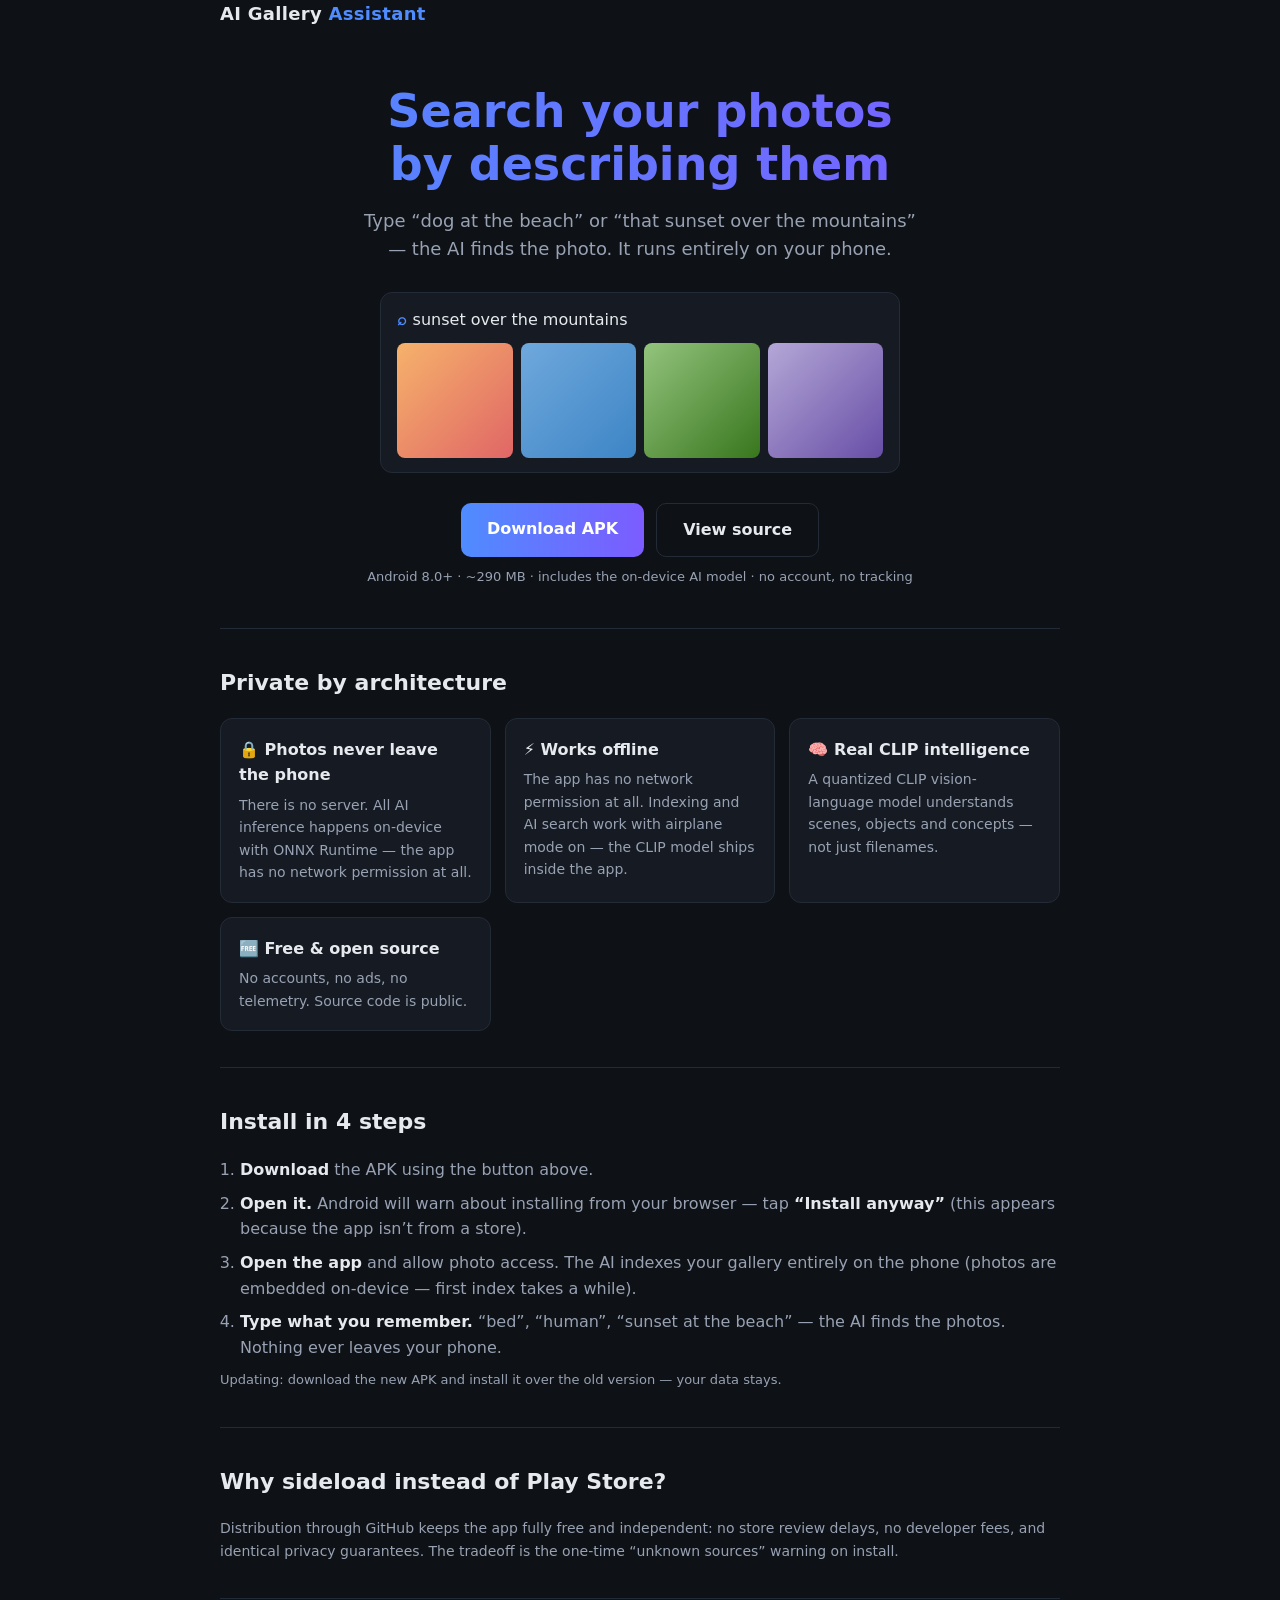
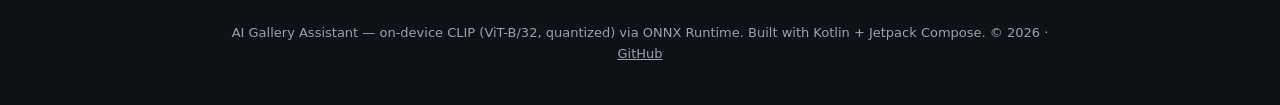
<file: docs/index.html>
<!doctype html>
<html lang="en">
<head>
<meta charset="utf-8">
<meta name="viewport" content="width=device-width, initial-scale=1">
<title>AI Gallery Assistant — search your photos by describing them</title>
<meta name="description" content="A private, on-device AI photo search app for Android. Type what you remember; find the photo. Photos never leave your phone.">
<style>
  :root {
    --bg: #0e1116; --panel: #161b23; --line: #232b36;
    --text: #e6e9ee; --muted: #98a2b3; --accent: #4f8cff; --accent2: #7c5cff;
  }
  * { box-sizing: border-box; margin: 0; padding: 0; }
  body {
    font-family: "Segoe UI", system-ui, -apple-system, Arial, sans-serif;
    background: var(--bg); color: var(--text); line-height: 1.6;
  }
  .wrap { max-width: 880px; margin: 0 auto; padding: 0 20px; }
  header { padding: 28px 0; }
  .logo { font-weight: 700; font-size: 18px; letter-spacing: .3px; }
  .logo span { color: var(--accent); }
  .hero { text-align: center; padding: 56px 0 40px; }
  .hero h1 {
    font-size: clamp(30px, 5vw, 46px); line-height: 1.15; font-weight: 800;
    background: linear-gradient(90deg, var(--accent), var(--accent2));
    -webkit-background-clip: text; background-clip: text; color: transparent;
  }
  .hero p.sub { color: var(--muted); font-size: clamp(15px, 2.2vw, 18px); margin: 16px auto 0; max-width: 560px; }
  .demo {
    margin: 28px auto 0; max-width: 520px; background: var(--panel);
    border: 1px solid var(--line); border-radius: 12px; padding: 14px 16px; text-align: left;
  }
  .demo .q { color: var(--text); }
  .demo .q::before { content: "⌕ "; color: var(--accent); font-weight: 700; }
  .demo .row { display: flex; gap: 8px; margin-top: 10px; }
  .demo .thumb { flex: 1; aspect-ratio: 1; border-radius: 8px; }
  .t1 { background: linear-gradient(135deg, #f6b26b, #e06666); }
  .t2 { background: linear-gradient(135deg, #6fa8dc, #3d85c6); }
  .t3 { background: linear-gradient(135deg, #93c47d, #38761d); }
  .t4 { background: linear-gradient(135deg, #b4a7d6, #674ea7); }
  .cta { margin-top: 30px; display: flex; gap: 12px; justify-content: center; flex-wrap: wrap; }
  .btn {
    display: inline-block; padding: 13px 26px; border-radius: 10px; font-weight: 700;
    text-decoration: none; font-size: 16px;
  }
  .btn-primary {
    background: linear-gradient(90deg, var(--accent), var(--accent2)); color: #fff;
  }
  .btn-ghost { border: 1px solid var(--line); color: var(--text); }
  .btn:hover { filter: brightness(1.1); }
  .small { color: var(--muted); font-size: 13px; margin-top: 10px; }
  section { padding: 36px 0; border-top: 1px solid var(--line); }
  h2 { font-size: 22px; margin-bottom: 18px; }
  .cards { display: grid; grid-template-columns: repeat(auto-fit, minmax(240px, 1fr)); gap: 14px; }
  .card {
    background: var(--panel); border: 1px solid var(--line); border-radius: 12px; padding: 18px;
  }
  .card h3 { font-size: 16px; margin-bottom: 6px; }
  .card p { color: var(--muted); font-size: 14px; }
  ol.steps { margin-left: 20px; color: var(--muted); }
  ol.steps li { margin: 8px 0; }
  ol.steps b { color: var(--text); }
  code {
    background: var(--panel); border: 1px solid var(--line); border-radius: 6px;
    padding: 2px 6px; font-size: 13px;
  }
  footer { border-top: 1px solid var(--line); color: var(--muted); font-size: 13px; padding: 24px 0 40px; text-align: center; }
</style>
</head>
<body>
<header class="wrap">
  <div class="logo">AI Gallery <span>Assistant</span></div>
</header>

<div class="wrap">
  <div class="hero">
    <h1>Search your photos<br>by describing them</h1>
    <p class="sub">Type “dog at the beach” or “that sunset over the mountains” — the AI finds the photo.
       It runs entirely on your phone.</p>

    <div class="demo" aria-hidden="true">
      <div class="q">sunset over the mountains</div>
      <div class="row">
        <div class="thumb t1"></div><div class="thumb t2"></div>
        <div class="thumb t3"></div><div class="thumb t4"></div>
      </div>
    </div>

    <div class="cta">
      <a class="btn btn-primary" href="https://github.com/ishantvidya/ai-gallery-assistant/releases/latest/download/gallery-assist.apk">Download APK</a>
      <a class="btn btn-ghost" href="https://github.com/ishantvidya/ai-gallery-assistant">View source</a>
    </div>
    <p class="small">Android 8.0+ · ~290 MB · includes the on-device AI model · no account, no tracking</p>
  </div>

  <section>
    <h2>Private by architecture</h2>
    <div class="cards">
      <div class="card"><h3>🔒 Photos never leave the phone</h3>
        <p>There is no server. All AI inference happens on-device with ONNX Runtime — the app has no
           network permission at all.</p></div>
      <div class="card"><h3>⚡ Works offline</h3>
        <p>The app has no network permission at all. Indexing and AI search work with
           airplane mode on — the CLIP model ships inside the app.</p></div>
      <div class="card"><h3>🧠 Real CLIP intelligence</h3>
        <p>A quantized CLIP vision-language model understands scenes, objects and concepts —
           not just filenames.</p></div>
      <div class="card"><h3>🆓 Free & open source</h3>
        <p>No accounts, no ads, no telemetry. Source code is public.</p></div>
    </div>
  </section>

  <section>
    <h2>Install in 4 steps</h2>
    <ol class="steps">
      <li><b>Download</b> the APK using the button above.</li>
      <li><b>Open it.</b> Android will warn about installing from your browser — tap
          <b>“Install anyway”</b> (this appears because the app isn’t from a store).</li>
      <li><b>Open the app</b> and allow photo access. The AI indexes your gallery
          entirely on the phone (photos are embedded on-device — first index takes a while).</li>
      <li><b>Type what you remember.</b> “bed”, “human”, “sunset at the beach” — the AI finds
          the photos. Nothing ever leaves your phone.</li>
    </ol>
    <p class="small">Updating: download the new APK and install it over the old version — your data stays.</p>
  </section>

  <section>
    <h2>Why sideload instead of Play Store?</h2>
    <p style="color:var(--muted); font-size:14px;">
      Distribution through GitHub keeps the app fully free and independent: no store review delays,
      no developer fees, and identical privacy guarantees. The tradeoff is the one-time
      “unknown sources” warning on install.
    </p>
  </section>

  <footer>
    AI Gallery Assistant — on-device CLIP (ViT-B/32, quantized) via ONNX Runtime.
    Built with Kotlin + Jetpack Compose. © 2026 · <a style="color:var(--muted)" href="https://github.com/ishantvidya/ai-gallery-assistant">GitHub</a>
  </footer>
</div>
</body>
</html>
</file>
